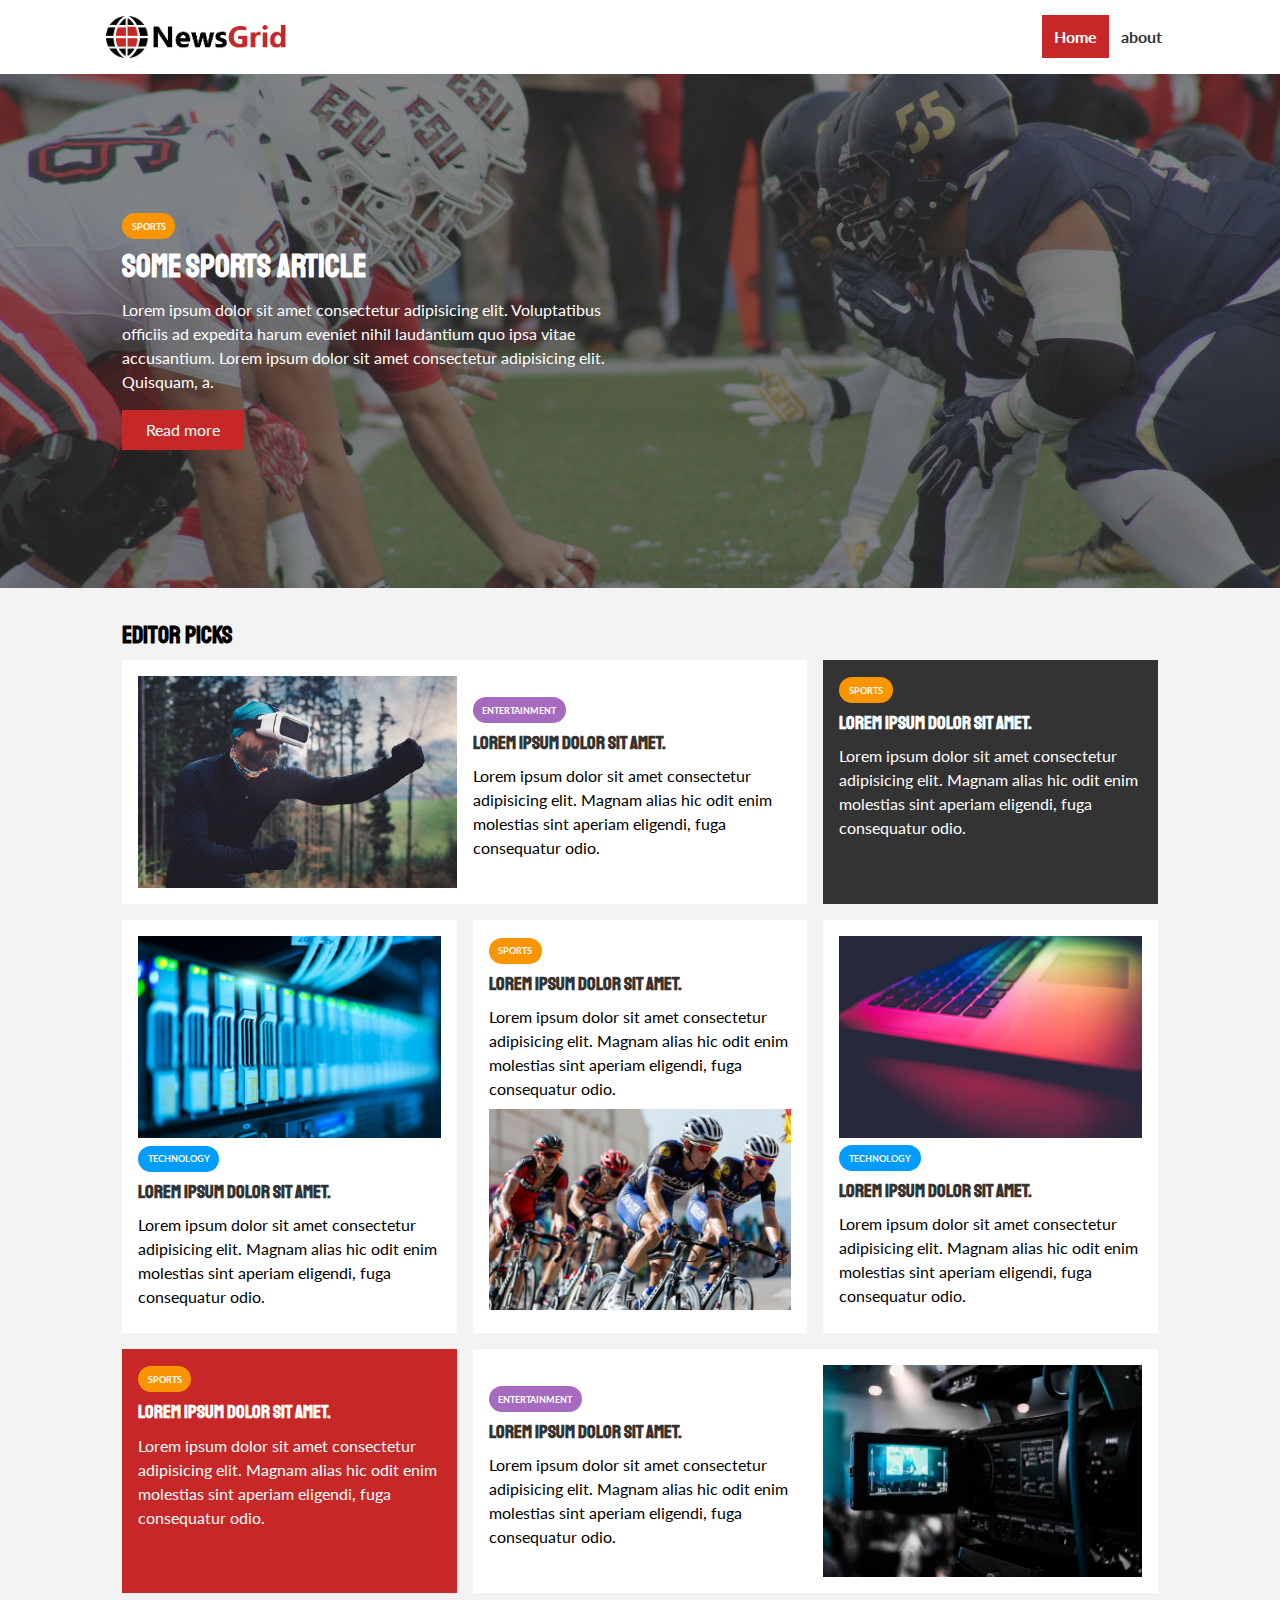
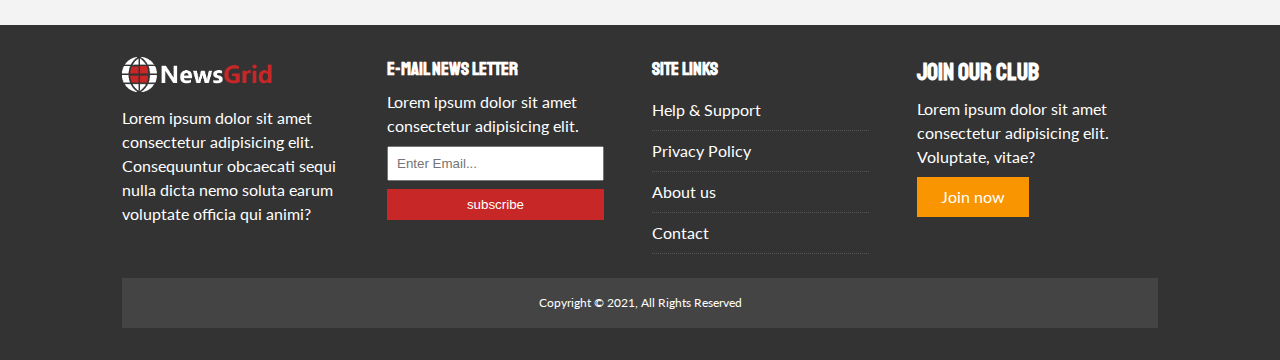
<file: index.html>
<!DOCTYPE html>
<html lang="en">
  <head>
    <meta charset="UTF-8" />
    <meta http-equiv="X-UA-Compatible" content="IE=edge" />
    <meta name="viewport" content="width=device-width, initial-scale=1.0" />
    <link
      rel="stylesheet"
      href="https://use.fontawesome.com/releases/v5.15.3/css/all.css"
      integrity="sha384-SZXxX4whJ79/gErwcOYf+zWLeJdY/qpuqC4cAa9rOGUstPomtqpuNWT9wdPEn2fk"
      crossorigin="anonymous"
    />
    <link rel="preconnect" href="https://fonts.gstatic.com" />
    <link
      href="https://fonts.googleapis.com/css2?family=Lato&family=Staatliches&display=swap"
      rel="stylesheet"
    />
    <link rel="stylesheet" href="css/style.css" />
    <link
      rel="stylesheet"
      media="screen and (max-width: 768px)"
      href="css/mobile.css"
    />
    <link rel="shortcut icon" href="favicon.ico" type="image/x-icon" />

    <title>News Grid</title>
  </head>
  <body>
    <nav id="main-nav">
      <div class="container">
        <img class="logo" src="img/logo.png" alt="NewsGrid" />
        <div class="social">
          <a href="http://facebook.com" target="_blank"
            ><i class="fab fa-facebook fa-2x"></i
          ></a>
          <a href="http://twitter.com" target="_blank"
            ><i class="fab fa-twitter fa-2x"></i
          ></a>
          <a href="http://instagram.com" target="_blank"
            ><i class="fab fa-instagram fa-2x"></i
          ></a>
          <a href="http://youtube.com" target="_blank"
            ><i class="fab fa-youtube fa-2x"></i
          ></a>
        </div>
        <ul>
          <li><a href="index.html" class="current">Home</a></li>
          <li><a href="about.html">about</a></li>
        </ul>
      </div>
    </nav>

    <!-- Showcase -->
    <header id="showcase">
      <div class="container">
        <div class="showcase-container">
          <div class="showcase-content">
            <div class="category category-sports">Sports</div>
            <h1>Some Sports Article</h1>
            <p>
              Lorem ipsum dolor sit amet consectetur adipisicing elit.
              Voluptatibus officiis ad expedita harum eveniet nihil laudantium
              quo ipsa vitae accusantium. Lorem ipsum dolor sit amet consectetur
              adipisicing elit. Quisquam, a.
            </p>
            <a href="article.html" class="btn btn-primary">Read more</a>
          </div>
        </div>
      </div>
    </header>

    <!-- Home Articles -->
    <section id="home-articles" class="py-2">
      <div class="container">
        <h2>Editor picks</h2>
        <div class="articles-container">
          <article class="card">
            <img src="img/articles/ent1.jpg" alt="" />
            <div>
              <div class="category category-ent">Entertainment</div>
              <h3>
                <a href="article.html">Lorem ipsum dolor sit amet.</a>
              </h3>
              <p>
                Lorem ipsum dolor sit amet consectetur adipisicing elit. Magnam
                alias hic odit enim molestias sint aperiam eligendi, fuga
                consequatur odio.
              </p>
            </div>
          </article>
          <article class="card bg-dark">
            <div class="category category-sports">Sports</div>
            <h3>
              <a href="article.html">Lorem ipsum dolor sit amet.</a>
            </h3>
            <p>
              Lorem ipsum dolor sit amet consectetur adipisicing elit. Magnam
              alias hic odit enim molestias sint aperiam eligendi, fuga
              consequatur odio.
            </p>
          </article>
          <article class="card">
            <img src="img/articles/tech1.jpg" alt="" />
            <div>
              <div class="category category-tech">technology</div>
              <h3>
                <a href="article.html">Lorem ipsum dolor sit amet.</a>
              </h3>
              <p>
                Lorem ipsum dolor sit amet consectetur adipisicing elit. Magnam
                alias hic odit enim molestias sint aperiam eligendi, fuga
                consequatur odio.
              </p>
            </div>
          </article>
          <article class="card">
            <div class="category category-sports">Sports</div>
            <h3>
              <a href="article.html">Lorem ipsum dolor sit amet.</a>
            </h3>
            <p>
              Lorem ipsum dolor sit amet consectetur adipisicing elit. Magnam
              alias hic odit enim molestias sint aperiam eligendi, fuga
              consequatur odio.
            </p>
            <img src="img/articles/sports1.jpg" alt="" />
          </article>
          <article class="card">
            <img src="img/articles/tech2.jpg" alt="" />
            <div>
              <div class="category category-tech">technology</div>
              <h3>
                <a href="article.html">Lorem ipsum dolor sit amet.</a>
              </h3>
              <p>
                Lorem ipsum dolor sit amet consectetur adipisicing elit. Magnam
                alias hic odit enim molestias sint aperiam eligendi, fuga
                consequatur odio.
              </p>
            </div>
          </article>
          <article class="card bg-primary">
            <div class="category category-sports">Sports</div>
            <h3>
              <a href="article.html">Lorem ipsum dolor sit amet.</a>
            </h3>
            <p>
              Lorem ipsum dolor sit amet consectetur adipisicing elit. Magnam
              alias hic odit enim molestias sint aperiam eligendi, fuga
              consequatur odio.
            </p>
          </article>
          <article class="card">
            <div>
              <div class="category category-ent">Entertainment</div>
              <h3>
                <a href="article.html">Lorem ipsum dolor sit amet.</a>
              </h3>
              <p>
                Lorem ipsum dolor sit amet consectetur adipisicing elit. Magnam
                alias hic odit enim molestias sint aperiam eligendi, fuga
                consequatur odio.
              </p>
            </div>
            <img src="img/articles/ent2.jpg" alt="" />
          </article>
        </div>
      </div>
    </section>

    <!-- Footer -->
    <footer id="main-footer">
      <div class="container footer-container p-2">
        <div>
          <img src="img/logo_light.png" alt="NewsGrid" />
          <p>
            Lorem ipsum dolor sit amet consectetur adipisicing elit.
            Consequuntur obcaecati sequi nulla dicta nemo soluta earum voluptate
            officia qui animi?
          </p>
        </div>
        <div>
          <h3>E-mail News letter</h3>
          <p>Lorem ipsum dolor sit amet consectetur adipisicing elit.</p>
          <form name="contact" method="POST" data-netlify="true">
            <input type="email" name="email" placeholder="Enter Email..." />
            <input type="submit" value="subscribe" class="btn btn-primary" />
          </form>
        </div>
        <div>
          <h3>Site Links</h3>
          <ul class="list">
            <li><a href="#">Help & Support</a></li>
            <li><a href="#">Privacy Policy</a></li>
            <li><a href="#">About us</a></li>
            <li><a href="#">Contact</a></li>
          </ul>
        </div>
        <div>
          <h2>Join our club</h2>
          <p>
            Lorem ipsum dolor sit amet consectetur adipisicing elit. Voluptate,
            vitae?
          </p>
          <a href="#" class="btn btn-secondary">Join now</a>
        </div>
        <div>
          <p>Copyright &copy; 2021, All Rights Reserved</p>
        </div>
      </div>
    </footer>
  </body>
</html>
</file>
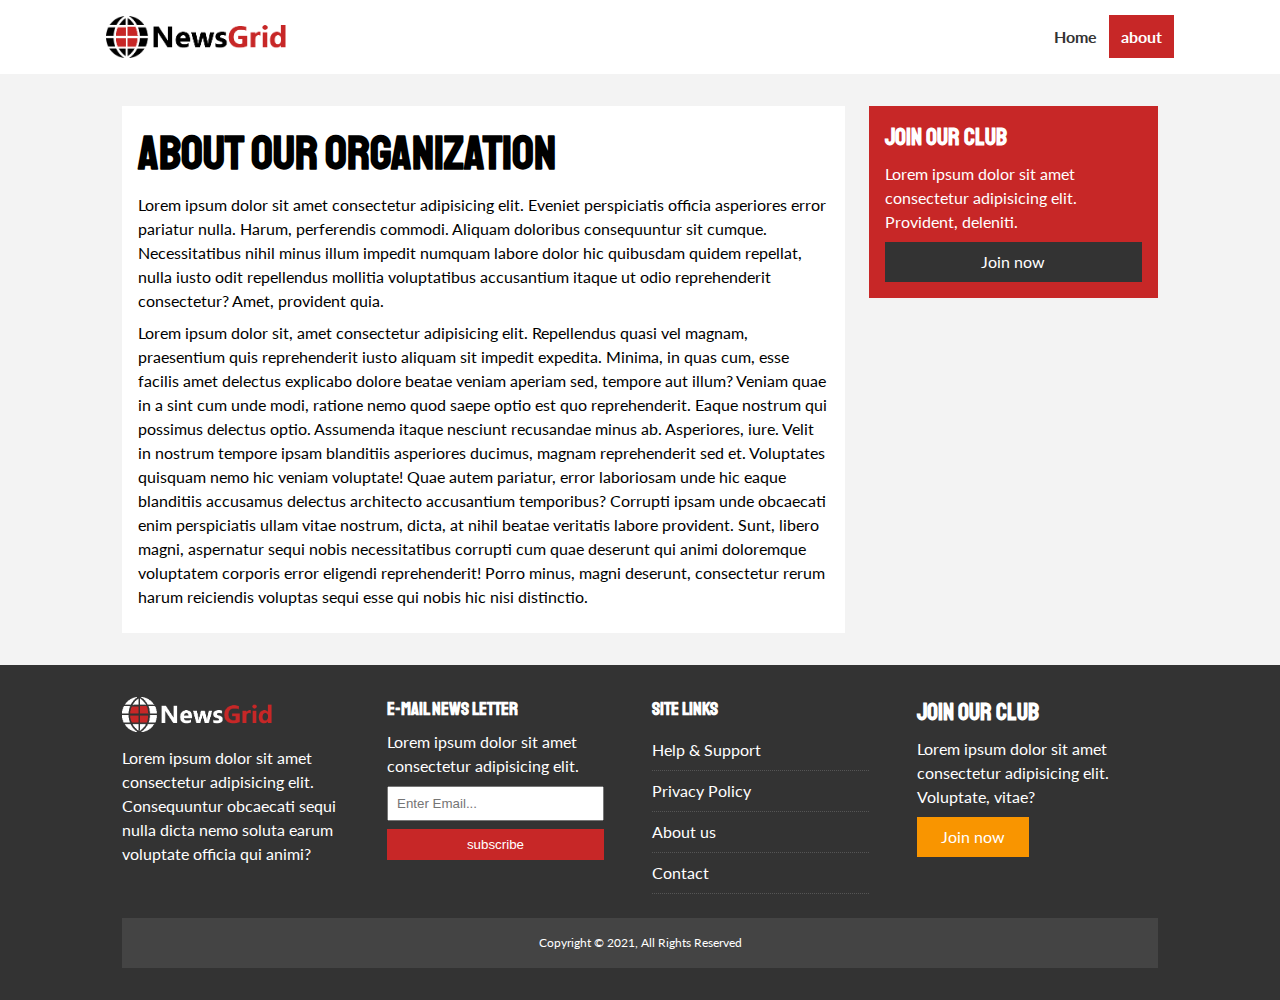
<file: about.html>
<!DOCTYPE html>
<html lang="en">
  <head>
    <meta charset="UTF-8" />
    <meta http-equiv="X-UA-Compatible" content="IE=edge" />
    <meta name="viewport" content="width=device-width, initial-scale=1.0" />
    <link
      rel="stylesheet"
      href="https://use.fontawesome.com/releases/v5.15.3/css/all.css"
      integrity="sha384-SZXxX4whJ79/gErwcOYf+zWLeJdY/qpuqC4cAa9rOGUstPomtqpuNWT9wdPEn2fk"
      crossorigin="anonymous"
    />
    <link rel="preconnect" href="https://fonts.gstatic.com" />
    <link
      href="https://fonts.googleapis.com/css2?family=Lato&family=Staatliches&display=swap"
      rel="stylesheet"
    />
    <link rel="stylesheet" href="css/style.css" />
    <link
      rel="stylesheet"
      media="screen and (max-width: 768px)"
      href="css/mobile.css"
    />
    <link rel="shortcut icon" href="favicon.ico" type="image/x-icon" />

    <title>Latest news</title>
  </head>
  <body>
    <nav id="main-nav">
      <div class="container">
        <img class="logo" src="img/logo.png" alt="NewsGrid" />
        <div class="social">
          <a href="http://facebook.com" target="_blank"
            ><i class="fab fa-facebook fa-2x"></i
          ></a>
          <a href="http://twitter.com" target="_blank"
            ><i class="fab fa-twitter fa-2x"></i
          ></a>
          <a href="http://instagram.com" target="_blank"
            ><i class="fab fa-instagram fa-2x"></i
          ></a>
          <a href="http://youtube.com" target="_blank"
            ><i class="fab fa-youtube fa-2x"></i
          ></a>
        </div>
        <ul>
          <li><a href="index.html">Home</a></li>
          <li><a href="about.html" class="current">about</a></li>
        </ul>
      </div>
    </nav>

    <section id="about">
      <div class="container">
        <div class="page-container">
          <article class="card">
            <h1 class="l-heading">About our organization</h1>
            <p>
              Lorem ipsum dolor sit amet consectetur adipisicing elit. Eveniet
              perspiciatis officia asperiores error pariatur nulla. Harum,
              perferendis commodi. Aliquam doloribus consequuntur sit cumque.
              Necessitatibus nihil minus illum impedit numquam labore dolor hic
              quibusdam quidem repellat, nulla iusto odit repellendus mollitia
              voluptatibus accusantium itaque ut odio reprehenderit consectetur?
              Amet, provident quia.
            </p>
            <p>
              Lorem ipsum dolor sit, amet consectetur adipisicing elit.
              Repellendus quasi vel magnam, praesentium quis reprehenderit iusto
              aliquam sit impedit expedita. Minima, in quas cum, esse facilis
              amet delectus explicabo dolore beatae veniam aperiam sed, tempore
              aut illum? Veniam quae in a sint cum unde modi, ratione nemo quod
              saepe optio est quo reprehenderit. Eaque nostrum qui possimus
              delectus optio. Assumenda itaque nesciunt recusandae minus ab.
              Asperiores, iure. Velit in nostrum tempore ipsam blanditiis
              asperiores ducimus, magnam reprehenderit sed et. Voluptates
              quisquam nemo hic veniam voluptate! Quae autem pariatur, error
              laboriosam unde hic eaque blanditiis accusamus delectus architecto
              accusantium temporibus? Corrupti ipsam unde obcaecati enim
              perspiciatis ullam vitae nostrum, dicta, at nihil beatae veritatis
              labore provident. Sunt, libero magni, aspernatur sequi nobis
              necessitatibus corrupti cum quae deserunt qui animi doloremque
              voluptatem corporis error eligendi reprehenderit! Porro minus,
              magni deserunt, consectetur rerum harum reiciendis voluptas sequi
              esse qui nobis hic nisi distinctio.
            </p>
          </article>
          <aside class="card bg-primary">
            <h2>Join our club</h2>
            <p>
              Lorem ipsum dolor sit amet consectetur adipisicing elit.
              Provident, deleniti.
            </p>
            <a href="#" class="btn btn-dark btn-block"> Join now </a>
          </aside>
        </div>
      </div>
    </section>

    <!-- Footer -->
    <footer id="main-footer">
      <div class="container footer-container p-2">
        <div>
          <img src="img/logo_light.png" alt="NewsGrid" />
          <p>
            Lorem ipsum dolor sit amet consectetur adipisicing elit.
            Consequuntur obcaecati sequi nulla dicta nemo soluta earum voluptate
            officia qui animi?
          </p>
        </div>
        <div>
          <h3>E-mail News letter</h3>
          <p>Lorem ipsum dolor sit amet consectetur adipisicing elit.</p>
          <form name="contact" method="POST" data-netlify="true">
            <input type="email" name="email" placeholder="Enter Email..." />
            <input type="submit" value="subscribe" class="btn btn-primary" />
          </form>
        </div>
        <div>
          <h3>Site Links</h3>
          <ul class="list">
            <li><a href="#">Help & Support</a></li>
            <li><a href="#">Privacy Policy</a></li>
            <li><a href="#">About us</a></li>
            <li><a href="#">Contact</a></li>
          </ul>
        </div>
        <div>
          <h2>Join our club</h2>
          <p>
            Lorem ipsum dolor sit amet consectetur adipisicing elit. Voluptate,
            vitae?
          </p>
          <a href="#" class="btn btn-secondary">Join now</a>
        </div>
        <div>
          <p>Copyright &copy; 2021, All Rights Reserved</p>
        </div>
      </div>
    </footer>
  </body>
</html>
</file>
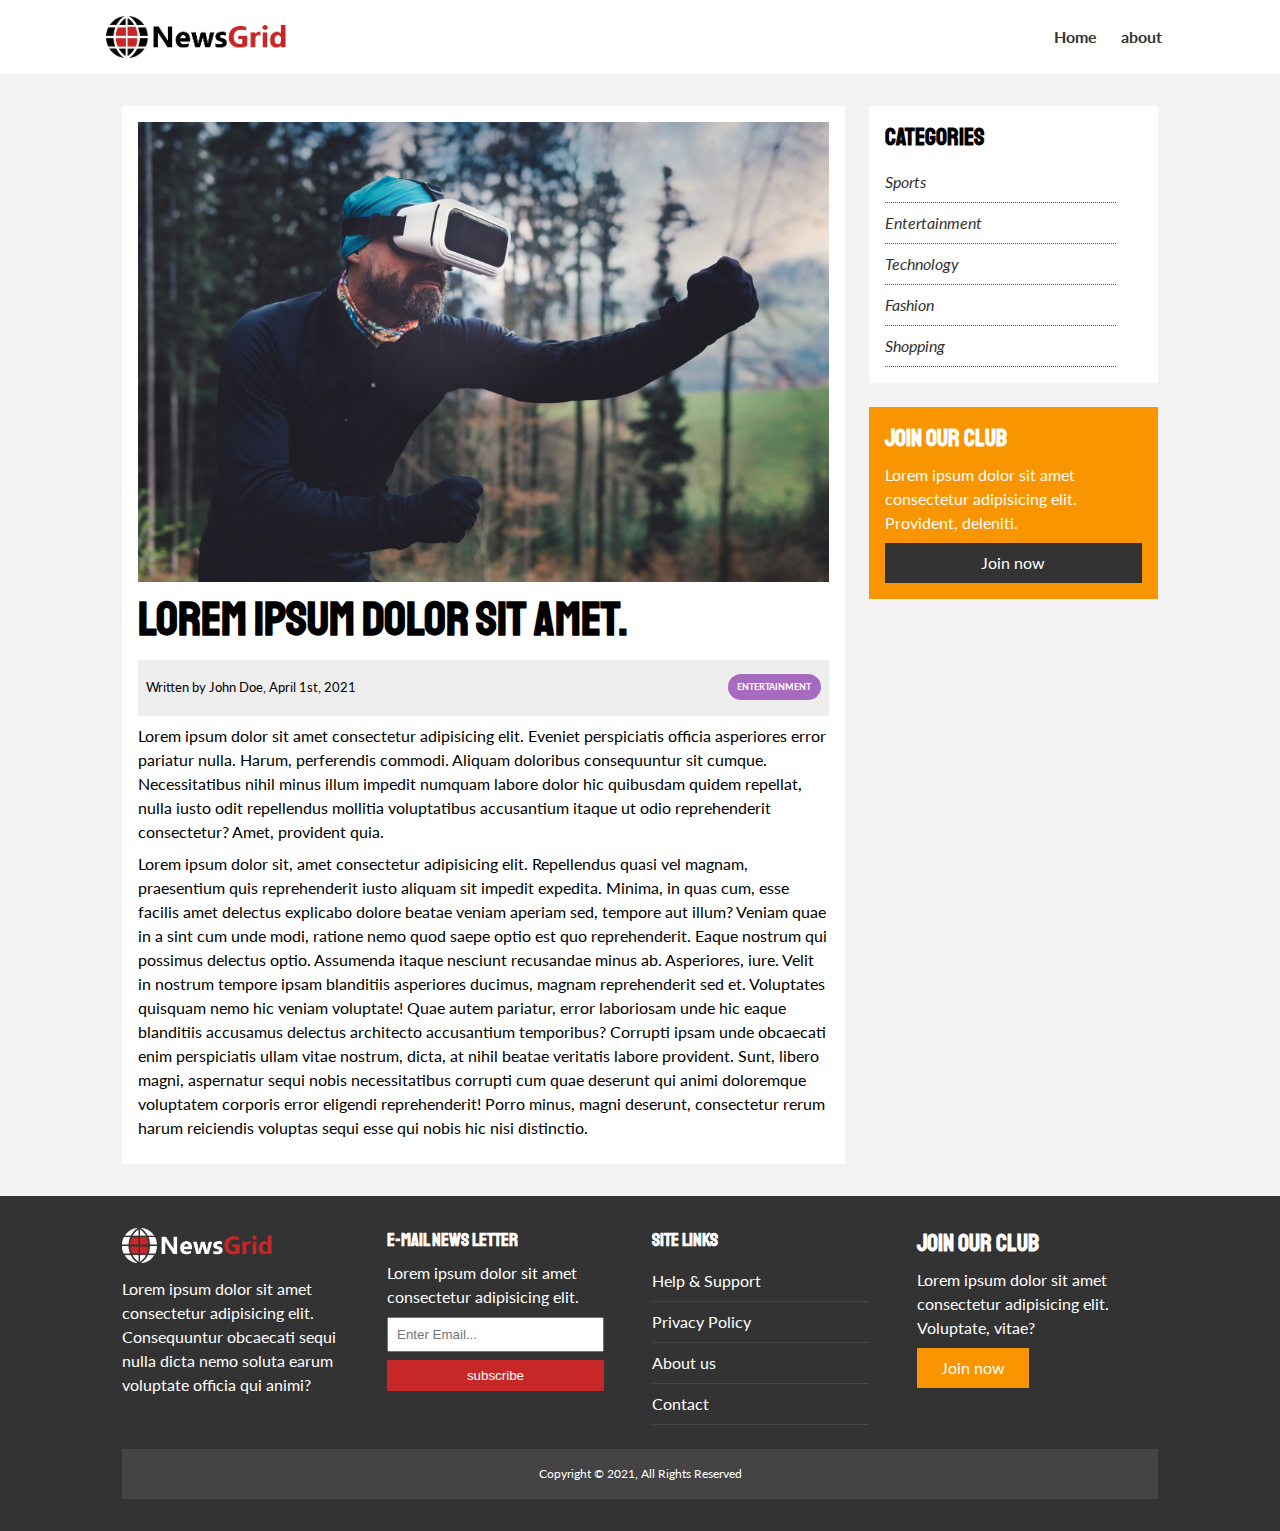
<file: article.html>
<!DOCTYPE html>
<html lang="en">
  <head>
    <meta charset="UTF-8" />
    <meta http-equiv="X-UA-Compatible" content="IE=edge" />
    <meta name="viewport" content="width=device-width, initial-scale=1.0" />
    <link
      rel="stylesheet"
      href="https://use.fontawesome.com/releases/v5.15.3/css/all.css"
      integrity="sha384-SZXxX4whJ79/gErwcOYf+zWLeJdY/qpuqC4cAa9rOGUstPomtqpuNWT9wdPEn2fk"
      crossorigin="anonymous"
    />
    <link rel="preconnect" href="https://fonts.gstatic.com" />
    <link
      href="https://fonts.googleapis.com/css2?family=Lato&family=Staatliches&display=swap"
      rel="stylesheet"
    />
    <link rel="stylesheet" href="css/style.css" />
    <link
      rel="stylesheet"
      media="screen and (max-width: 768px)"
      href="css/mobile.css"
    />
    <link rel="shortcut icon" href="favicon.ico" type="image/x-icon" />

    <title>About</title>
  </head>
  <body>
    <nav id="main-nav">
      <div class="container">
        <img class="logo" src="img/logo.png" alt="NewsGrid" />
        <div class="social">
          <a href="http://facebook.com" target="_blank"
            ><i class="fab fa-facebook fa-2x"></i
          ></a>
          <a href="http://twitter.com" target="_blank"
            ><i class="fab fa-twitter fa-2x"></i
          ></a>
          <a href="http://instagram.com" target="_blank"
            ><i class="fab fa-instagram fa-2x"></i
          ></a>
          <a href="http://youtube.com" target="_blank"
            ><i class="fab fa-youtube fa-2x"></i
          ></a>
        </div>
        <ul>
          <li><a href="index.html">Home</a></li>
          <li><a href="about.html">about</a></li>
        </ul>
      </div>
    </nav>

    <section id="article">
      <div class="container">
        <div class="page-container">
          <article class="card">
            <img src="img/articles/ent1.jpg" alt="" />
            <h1 class="l-heading">Lorem ipsum dolor sit amet.</h1>
            <div class="meta">
              <small>
                <i class="fas fa-user"></i> Written by John Doe, April 1st, 2021
              </small>
              <div class="category category-ent">Entertainment</div>
            </div>
            <p>
              Lorem ipsum dolor sit amet consectetur adipisicing elit. Eveniet
              perspiciatis officia asperiores error pariatur nulla. Harum,
              perferendis commodi. Aliquam doloribus consequuntur sit cumque.
              Necessitatibus nihil minus illum impedit numquam labore dolor hic
              quibusdam quidem repellat, nulla iusto odit repellendus mollitia
              voluptatibus accusantium itaque ut odio reprehenderit consectetur?
              Amet, provident quia.
            </p>
            <p>
              Lorem ipsum dolor sit, amet consectetur adipisicing elit.
              Repellendus quasi vel magnam, praesentium quis reprehenderit iusto
              aliquam sit impedit expedita. Minima, in quas cum, esse facilis
              amet delectus explicabo dolore beatae veniam aperiam sed, tempore
              aut illum? Veniam quae in a sint cum unde modi, ratione nemo quod
              saepe optio est quo reprehenderit. Eaque nostrum qui possimus
              delectus optio. Assumenda itaque nesciunt recusandae minus ab.
              Asperiores, iure. Velit in nostrum tempore ipsam blanditiis
              asperiores ducimus, magnam reprehenderit sed et. Voluptates
              quisquam nemo hic veniam voluptate! Quae autem pariatur, error
              laboriosam unde hic eaque blanditiis accusamus delectus architecto
              accusantium temporibus? Corrupti ipsam unde obcaecati enim
              perspiciatis ullam vitae nostrum, dicta, at nihil beatae veritatis
              labore provident. Sunt, libero magni, aspernatur sequi nobis
              necessitatibus corrupti cum quae deserunt qui animi doloremque
              voluptatem corporis error eligendi reprehenderit! Porro minus,
              magni deserunt, consectetur rerum harum reiciendis voluptas sequi
              esse qui nobis hic nisi distinctio.
            </p>
          </article>
          <aside id="categories" class="card">
            <h2>Categories</h2>
            <ul class="list">
              <li>
                <a href="#"><i class="fas fa-chevron-right">Sports</i></a>
              </li>
              <li>
                <a href="#"
                  ><i class="fas fa-chevron-right">Entertainment</i></a
                >
              </li>
              <li>
                <a href="#"><i class="fas fa-chevron-right">Technology</i></a>
              </li>
              <li>
                <a href="#"><i class="fas fa-chevron-right">Fashion</i></a>
              </li>
              <li>
                <a href="#"><i class="fas fa-chevron-right">Shopping</i></a>
              </li>
            </ul>
          </aside>
          <aside class="card bg-secondary">
            <h2>Join our club</h2>
            <p>
              Lorem ipsum dolor sit amet consectetur adipisicing elit.
              Provident, deleniti.
            </p>
            <a href="#" class="btn btn-dark btn-block"> Join now </a>
          </aside>
        </div>
      </div>
    </section>

    <!-- Footer -->
    <footer id="main-footer">
      <div class="container footer-container p-2">
        <div>
          <img src="img/logo_light.png" alt="NewsGrid" />
          <p>
            Lorem ipsum dolor sit amet consectetur adipisicing elit.
            Consequuntur obcaecati sequi nulla dicta nemo soluta earum voluptate
            officia qui animi?
          </p>
        </div>
        <div>
          <h3>E-mail News letter</h3>
          <p>Lorem ipsum dolor sit amet consectetur adipisicing elit.</p>
          <form name="contact" method="POST" data-netlify="true">
            <input type="email" name="email" placeholder="Enter Email..." />
            <input type="submit" value="subscribe" class="btn btn-primary" />
          </form>
        </div>
        <div>
          <h3>Site Links</h3>
          <ul class="list">
            <li><a href="#">Help & Support</a></li>
            <li><a href="#">Privacy Policy</a></li>
            <li><a href="#">About us</a></li>
            <li><a href="#">Contact</a></li>
          </ul>
        </div>
        <div>
          <h2>Join our club</h2>
          <p>
            Lorem ipsum dolor sit amet consectetur adipisicing elit. Voluptate,
            vitae?
          </p>
          <a href="#" class="btn btn-secondary">Join now</a>
        </div>
        <div>
          <p>Copyright &copy; 2021, All Rights Reserved</p>
        </div>
      </div>
    </footer>
  </body>
</html>
</file>
<file: css/style.css>
:root {
  --primary-color: #c72727;
  --secondary-color: #f99500;
  --light-color: #f3f3f3;
  --dark-color: #333;
  --max-width: 1100px;
}

.category {
  --sports-color: #f99500;
  --ent-color: #a66bbe;
  --tech-color: #009cff;
  font-weight: bold;
}

* {
  margin: 0;
  padding: 0;
  box-sizing: border-box;
}

body {
  font-family: "lato", sans-serif;
  line-height: 1.5;
  background: var(--light-color);
}

a {
  color: var(--dark-color);
  text-decoration: none;
}

ul {
  list-style: none;
}

p {
  margin: 0.5rem 0;
}

img {
  width: 100%;
}

h1,
h2,
h3,
h4,
h5,
h6 {
  font-family: "staatliches", cursive;
  margin-bottom: 0.55rem;
  line-height: 1.3;
}

/* utility */
.container {
  max-width: var(--max-width);
  margin: auto;
  padding: 0 2rem;
  overflow: hidden;
}

.category {
  display: inline-block;
  color: #fff;
  font-size: 0.55rem;
  text-transform: uppercase;
  padding: 0.4rem 0.6rem;
  border-radius: 15px;
  margin-bottom: 0.5rem;
}

.category-sports {
  background: var(--sports-color);
}
.category-ent {
  background: var(--ent-color);
}
.category-tech {
  background: var(--tech-color);
}

.btn {
  display: inline-block;
  border: none;
  background: var(--dark-color);
  color: #fff;
  padding: 0.5rem 1.5rem;
}

.btn-primary {
  background: var(--primary-color) !important;
}
.btn-secondary {
  background: var(--secondary-color) !important;
}
.btn-light {
  background: var(--light-color) !important;
}
.btn-dark {
  background: var(--dark-color) !important;
}

.btn:hover {
  opacity: 0.9;
}

.btn-block {
  display: block;
  width: 100%;
  text-align: center;
}

.card {
  background: white;
  padding: 1rem;
}

.bg-dark,
.bg-dark h1,
.bg-dark h2,
.bg-dark h3,
.bg-dark a {
  background: var(--dark-color);
  color: #fff;
}

.bg-primary,
.bg-primary h1,
.bg-primary h2,
.bg-primary h3,
.bg-primary a {
  background: var(--primary-color);
  color: #fff;
}
.bg-secondary,
.bg-secondary h1,
.bg-secondary h2,
.bg-secondary h3,
.bg-secondary a {
  background: var(--secondary-color);
  color: #fff;
}

.py-1 {
  padding: 1.5rem 0;
}
.py-2 {
  padding: 2rem 0;
}
.py-3 {
  padding: 3rem 0;
}
.p-1 {
  padding: 1.5rem;
}
.p-2 {
  padding: 2rem;
}
.p-3 {
  padding: 3rem;
}

.l-heading {
  font-size: 3rem;
}

.list li {
  padding: 0.5rem 0;
  border-bottom: #555 dotted 1px;
  width: 90%;
}

.list li a:hover {
  color: var(--primary-color) !important;
}

/* Inner page container */
.page-container {
  display: grid;
  grid-template-columns: 5fr 2fr;
  margin: 2rem 0;
  grid-gap: 1.5rem;
}

.page-container > *:first-child {
  grid-row: 1 / span 3;
}
/* Nav */
#main-nav {
  background: #fff;
  position: sticky;
  top: 0;
  z-index: 2;
}

#main-nav .container {
  display: grid;
  grid-template-columns: 6fr 3fr 2fr;
  padding: 1rem;
  align-items: center;
}

#main-nav .logo {
  width: 180px;
}

#main-nav ul {
  justify-self: end;
  display: flex;
}

#main-nav ul li a {
  padding: 0.75rem;
  font-weight: bold;
}

#main-nav ul li a.current {
  background: var(--primary-color);
  color: #fff;
}

#main-nav ul li a:hover {
  background: var(--light-color);
  color: var(--dark-color);
}

#main-nav .social {
  justify-self: center;
}

#main-nav .social i {
  color: #777;
  margin-right: 0.5rem;
}

/* Showcase */
#showcase {
  color: #fff;
  background: var(--dark-color);
  padding: 2rem;
  position: relative;
}

#showcase::before {
  content: "";
  background: url(../img/featured.jpg) no-repeat center center/cover;
  position: absolute;
  top: 0;
  left: 0;
  width: 100%;
  height: 100%;
  opacity: 0.4;
}

#showcase .showcase-container {
  display: grid;
  grid-template-columns: repeat(2, 1fr);
  justify-content: center;
  align-items: center;
  height: 50vh;
}

#showcase .showcase-content {
  z-index: 1;
}

#showcase .showcase-content p {
  margin-bottom: 1rem;
}

/* Home Articles */

#home-articles .articles-container {
  display: grid;
  grid-template-columns: repeat(3, 1fr);
  grid-gap: 1rem;
}

#home-articles .articles-container > *:first-child,
#home-articles .articles-container > *:last-child {
  display: grid;
  grid-template-columns: repeat(2, 1fr);
  grid-gap: 1rem;
  align-items: center;
  grid-column: 1 / span 2;
}

#home-articles .articles-container > *:last-child {
  grid-column: 2 / span 2;
}

#article .meta {
  display: flex;
  justify-content: space-between;
  align-items: center;
  background: #eee;
  padding: 0.5rem;
}

#article .meta .category {
  margin-top: 0.4rem;
}

/* footer */
#main-footer {
  background: var(--dark-color);
  color: #fff;
}

#main-footer img {
  width: 150px;
}

#main-footer a {
  color: #fff;
}

#main-footer .footer-container {
  display: grid;
  grid-template-columns: repeat(4, 1fr);
  grid-gap: 1.5rem;
}

#main-footer .footer-container > *:last-child {
  background: #444;
  grid-column: 1 / span 4;
  padding: 0.5rem;
  text-align: center;
  font-size: 0.75rem;
}

#main-footer .footer-container input[type="email"] {
  width: 90%;
  padding: 0.5rem;
  margin-bottom: 0.5rem;
}

#main-footer .footer-container input[type="submit"] {
  width: 90%;
}
</file>
<file: css/mobile.css>
#home-articles .articles-container {
  grid-template-columns: repeat(2, 1fr);
}

#home-articles .articles-container > *:first-child,
#home-articles .articles-container > *:last-child {
  grid-template-columns: 1fr;
  grid-column: 1;
}

@media (max-width: 671px) {
  /* navigation */
  #main-nav .social {
    display: none;
  }

  #main-nav .container {
    grid-template-columns: 1fr;
    grid-gap: 1.2rem;
  }

  #main-nav ul,
  #main-nav .logo {
    justify-self: center;
  }

  #main-nav ul li a {
    padding: 0.5rem;
  }

  /* stack grid items */
  #showcase .showcase-container,
  #home-articles .articles-container,
  #main-footer .footer-container {
    grid-template-columns: 1fr;
  }

  #main-footer .footer-container > *:last-child {
    grid-column: 1;
  }

  #main-footer .footer-container > *:first-child,
  #main-footer .footer-container > *:nth-child(2) {
    border-bottom: #444 dotted 1px;
    padding-bottom: 1rem;
  }

  .page-container {
    grid-template-columns: 1fr;
    text-align: left;
  }

  .page-container > *:first-child {
    grid-row: 1;
  }
}
</file>
